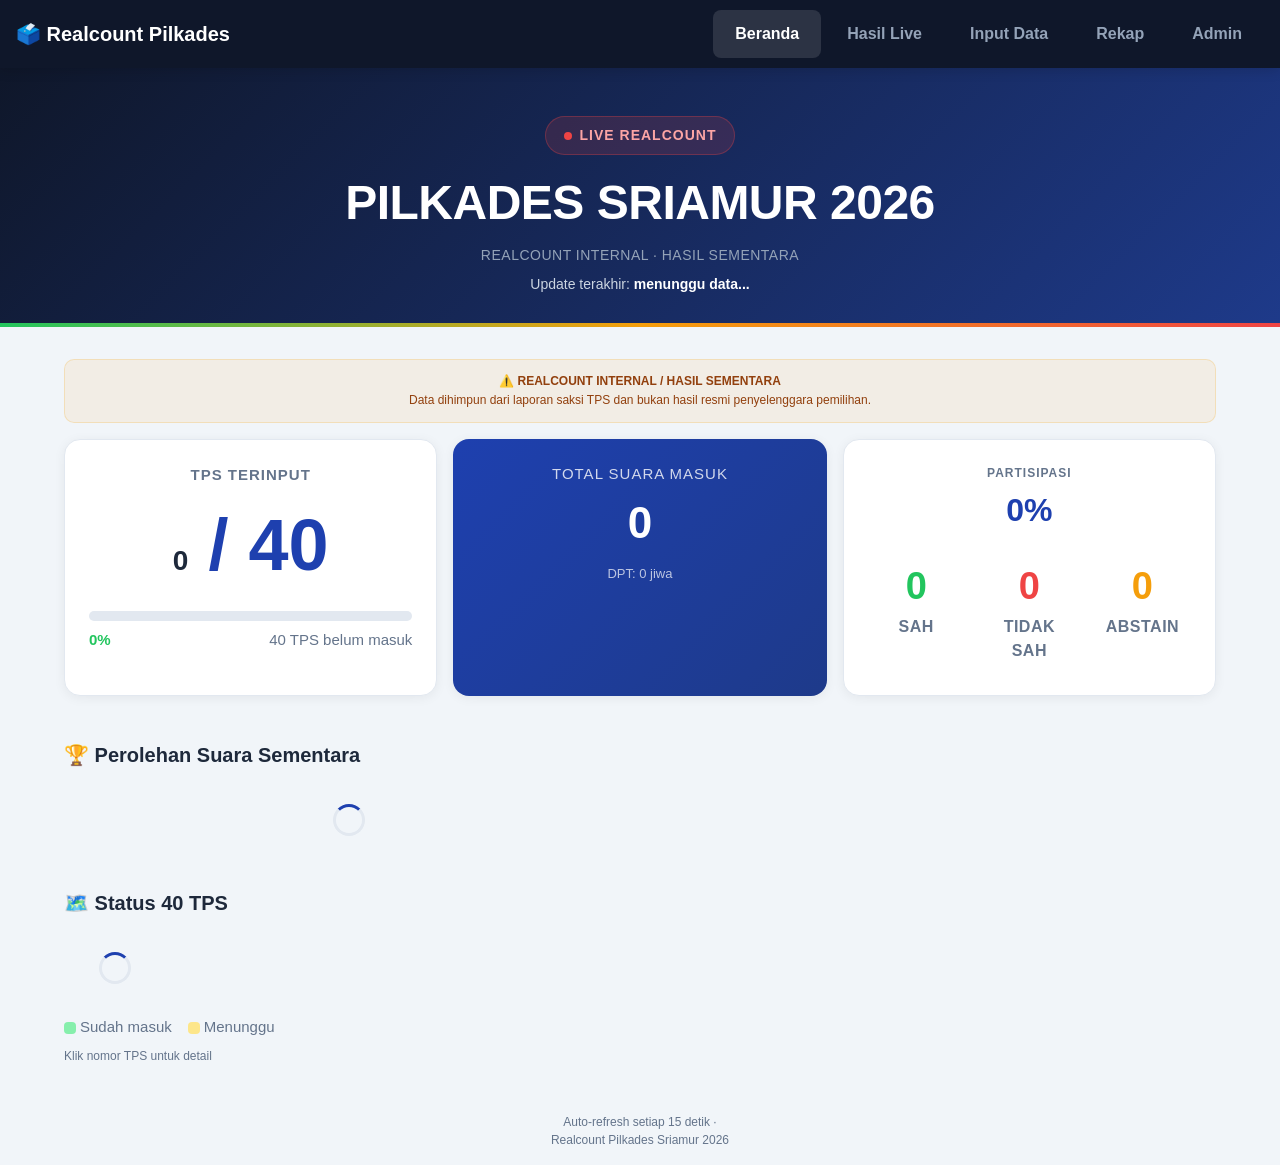
<file: index.html>
<!DOCTYPE html>
<html lang="id">
<head>
  <meta charset="UTF-8">
  <meta name="viewport" content="width=device-width, initial-scale=1.0">
  <title>Realcount Pilkades Sriamur 2026</title>
  <link rel="stylesheet" href="src/styles/main.css?v=12">
</head>
<body>

<nav class="navbar">
  <a class="navbar-brand" href="index.html">🗳️ Realcount Pilkades</a>
  <div class="nav-links">
    <a href="index.html" class="active">Beranda</a>
    <a href="hasil.html">Hasil Live</a>
    <a href="input.html">Input Data</a>
    <a href="rekap.html">Rekap</a>
    <a href="admin.html">Admin</a>
  </div>
</nav>

<header class="cmd-header">
  <div class="live-badge"><span class="live-dot"></span> LIVE REALCOUNT</div>
  <h1 id="hero-judul">PILKADES SRIAMUR 2026</h1>
  <div class="cmd-disclaimer" id="hero-subjudul">REALCOUNT INTERNAL · HASIL SEMENTARA</div>
  <div class="cmd-update">Update terakhir: <span id="last-update">menunggu data...</span></div>
</header>

<div class="section">
  <div class="disclaimer-banner">
    <strong>⚠️ REALCOUNT INTERNAL / HASIL SEMENTARA</strong><br>
    Data dihimpun dari laporan saksi TPS dan bukan hasil resmi penyelenggara pemilihan.
  </div>

  <!-- DASHBOARD TOP ROW -->
  <div class="dashboard-top">
    <div class="card tps-card">
      <div class="label">TPS TERINPUT</div>
      <div class="big"><span id="tps-sudah">0</span> / 40</div>
      <div class="progress-bar"><div class="progress-fill" id="tps-progress-fill"></div></div>
      <div class="progress-info">
        <span class="pct" id="tps-pct">0%</span>
        <span id="tps-belum-text">40 TPS belum masuk</span>
      </div>
    </div>
    <div class="card total-card">
      <div class="label">TOTAL SUARA MASUK</div>
      <div class="big" id="total-masuk">0</div>
      <div style="font-size:13px;opacity:.7;margin-top:8px;" id="dpt-text">DPT: 0 jiwa</div>
    </div>
    <div class="card" style="text-align:center;">
      <div class="label" style="font-size:12px;font-weight:700;color:var(--muted);text-transform:uppercase;letter-spacing:1px;">PARTISIPASI</div>
      <div style="font-size:32px;font-weight:800;color:var(--primary);margin:4px 0;" id="s-partisipasi">0%</div>
      <div class="stat-row" style="margin-top:12px;margin-bottom:0;">
        <div class="stat-box green" style="border:none;padding:8px 4px;box-shadow:none;"><div class="stat-num" id="s-sah">0</div><div class="stat-label">Sah</div></div>
        <div class="stat-box red" style="border:none;padding:8px 4px;box-shadow:none;"><div class="stat-num" id="s-tidak">0</div><div class="stat-label">Tidak Sah</div></div>
        <div class="stat-box gold" style="border:none;padding:8px 4px;box-shadow:none;"><div class="stat-num" id="s-abstain">0</div><div class="stat-label">Abstain</div></div>
      </div>
    </div>
  </div>

  <!-- CANDIDATE RESULTS -->
  <div class="section-title">🏆 Perolehan Suara Sementara</div>
  <div class="candidate-grid" id="hasil-list"><div class="spinner"></div></div>

  <!-- TPS STATUS GRID -->
  <div class="section-title">🗺️ Status 40 TPS</div>
  <div class="tps-status-grid" id="tps-grid"><div class="spinner"></div></div>
  <div class="tps-legend">
    <span><span class="dot green"></span>Sudah masuk</span>
    <span><span class="dot yellow"></span>Menunggu</span>
  </div>
  <div style="font-size:12px;color:var(--muted);margin-top:8px;">Klik nomor TPS untuk detail</div>
</div>

<!-- TPS MODAL -->
<div class="modal-overlay" id="tps-modal" onclick="closeModal()">
  <div class="modal-card" onclick="event.stopPropagation()">
    <div class="modal-header">
      <h3>TPS <span id="modal-tps-num"></span></h3>
      <button class="modal-close" onclick="closeModal()">✕</button>
    </div>
    <div id="modal-content"></div>
  </div>
</div>

<div class="update-footer">
  Auto-refresh setiap 15 detik · <span id="auto-update-time"></span><br>
  Realcount Pilkades Sriamur 2026
</div>

<script src="src/scripts/config.js?v=12"></script>
<script src="src/scripts/utils.js?v=12"></script>
<script>
  const COLORS = ['#1e40af', '#dc2626', '#16a34a', '#f59e0b'];
  let prevSuara = {};
  let isFirstLoad = true;
  let lastRekap = null;

  async function loadConfig() {
    const res = await Utils.api("get_config", {});
    if (res.ok && res.config) {
      document.getElementById("hero-judul").textContent = res.config.judul || "PILKADES SRIAMUR 2026";
      document.getElementById("hero-subjudul").textContent = res.config.subjudul || "REALCOUNT INTERNAL";
      document.title = res.config.judul || "Realcount Pilkades";
    }
  }

  async function loadRekap() {
    const res = await Utils.api("rekap", {});
    if (!res.ok) return;
    lastRekap = res.rekap;
    const r = res.rekap;

    // TPS Progress
    document.getElementById("tps-sudah").textContent = r.tps_sudah;
    const pct = r.tps_total > 0 ? Math.round((r.tps_sudah / r.tps_total) * 100) : 0;
    document.getElementById("tps-progress-fill").style.width = pct + "%";
    document.getElementById("tps-pct").textContent = pct + "%";
    document.getElementById("tps-belum-text").textContent = r.tps_belum + " TPS belum masuk";

    // Total Suara
    document.getElementById("total-masuk").textContent = Utils.formatAngka(r.total_suara_masuk);
    document.getElementById("s-sah").textContent = Utils.formatAngka(r.total_suara_sah);
    document.getElementById("s-tidak").textContent = Utils.formatAngka(r.total_suara_tidak_sah);
    document.getElementById("s-abstain").textContent = Utils.formatAngka(r.total_abstain);
    document.getElementById("s-partisipasi").textContent = r.persentase_partisipasi + "%";
    document.getElementById("dpt-text").textContent = "DPT: " + Utils.formatAngka(r.total_pemilih) + " jiwa";

    // Last update
    const updates = r.detail_tps.filter(t => t.waktu_input).map(t => new Date(t.waktu_input)).sort((a,b) => b - a);
    document.getElementById("last-update").textContent = updates.length > 0 ? Utils.formatWaktu(updates[0].toISOString()) : "menunggu data...";
    const now = new Date();
    document.getElementById("auto-update-time").textContent = Utils.formatWaktu(now.toISOString());

    // Candidate cards
    const maxSuara = Math.max(...r.calon.map(c => c.suara), 1);
    document.getElementById("hasil-list").innerHTML = r.calon.map((c, i) => {
      const pctSuara = r.total_suara_sah > 0 ? Math.round((c.suara / r.total_suara_sah) * 100) : 0;
      const isWinner = i === 0 && c.suara > 0;
      const color = COLORS[c.nomor_urut - 1] || '#888';
      const fotoHTML = c.foto
        ? `<img src="${c.foto}" class="candidate-foto" alt="${c.nama || 'Calon '+c.nomor_urut}">`
        : `<div class="candidate-foto-placeholder" style="background:${color};">${c.nomor_urut}</div>`;
      const delta = !isFirstLoad ? (c.suara - (prevSuara[c.nomor_urut] || 0)) : 0;
      const deltaHTML = delta > 0 ? `<span class="candidate-delta">▲ +${Utils.formatAngka(delta)}</span>` : '';
      return `<div class="candidate-card ${isWinner ? 'winner' : ''}">
        <div class="candidate-header">
          ${fotoHTML}
          <div class="candidate-info">
            <div class="candidate-name">${c.nama || 'Calon ' + c.nomor_urut}</div>
            <div class="candidate-rank">No. Urut ${c.nomor_urut}${c.suara > 0 ? ' · Peringkat #' + (i + 1) : ''}</div>
            ${isWinner ? '<div class="candidate-badge">🏆 UNGGUL SEMENTARA</div>' : ''}
            ${deltaHTML}
          </div>
          <div class="candidate-votes">
            <div class="num">${Utils.formatAngka(c.suara)}</div>
            <div class="pct">${pctSuara}%</div>
          </div>
        </div>
        <div class="bar-container"><div class="bar-fill" style="width:${(c.suara / maxSuara) * 100}%;background:${color};"></div></div>
      </div>`;
    }).join("");

    

    // TPS Status Grid
    document.getElementById("tps-grid").innerHTML = r.detail_tps.map(t => {
      const cls = t.status_input === "sudah" ? "sudah" : "belum";
      return `<div class="tps-dot ${cls}" onclick="showTPSDetail(${t.nomor_tps})">${t.nomor_tps}</div>`;
    }).join("");

    // Store previous suara for delta
    if (isFirstLoad) { isFirstLoad = false; }
    r.calon.forEach(c => { prevSuara[c.nomor_urut] = c.suara; });
  }

  function showTPSDetail(nomor) {
    if (!lastRekap) return;
    const tps = lastRekap.detail_tps.find(t => t.nomor_tps === nomor);
    if (!tps) return;
    const calonList = lastRekap.calon;
    document.getElementById("modal-tps-num").textContent = nomor;
    let html = '';
    if (tps.status_input === "sudah") {
      html += `<div class="modal-row"><span class="label">Status</span><span class="val">✓ Terverifikasi</span></div>`;
      if (tps.nama_saksi) html += `<div class="modal-row"><span class="label">Saksi</span><span class="val">${tps.nama_saksi}</span></div>`;
      html += `<div class="modal-row"><span class="label">Suara Sah</span><span class="val">${Utils.formatAngka(tps.suara_sah)}</span></div>`;
      html += `<div class="modal-row"><span class="label">Tidak Sah</span><span class="val">${Utils.formatAngka(tps.suara_tidak_sah)}</span></div>`;
      html += `<div class="modal-row"><span class="label">Abstain</span><span class="val">${Utils.formatAngka(tps.suara_abstain)}</span></div>`;
      html += `<div class="modal-row"><span class="label">DPT</span><span class="val">${Utils.formatAngka(tps.jumlah_pemilih)} jiwa</span></div>`;
      html += `<div style="margin-top:16px;font-weight:800;font-size:14px;">Per Calon:</div>`;
      calonList.forEach(c => {
        const suara = (tps.suara_calon && tps.suara_calon[c.nomor_urut]) || 0;
        html += `<div class="modal-row"><span class="label">${c.nama || 'Calon '+c.nomor_urut}</span><span class="val">${Utils.formatAngka(suara)}</span></div>`;
      });
      html += `<div class="modal-row"><span class="label">Update</span><span class="val">${Utils.formatWaktu(tps.waktu_input)}</span></div>`;
    } else {
      html += `<div class="modal-row"><span class="label">Status</span><span class="val" style="color:var(--gold);">⏳ Menunggu Input</span></div>`;
      html += `<div class="modal-row"><span class="label">DPT</span><span class="val">${Utils.formatAngka(tps.jumlah_pemilih)} jiwa</span></div>`;
      html += `<div style="margin-top:16px;text-align:center;color:var(--muted);font-size:13px;">TPS ini belum diinput oleh operator.</div>`;
    }
    document.getElementById("modal-content").innerHTML = html;
    document.getElementById("tps-modal").classList.add("active");
  }

  function closeModal() { document.getElementById("tps-modal").classList.remove("active"); }

  loadConfig().then(() => loadRekap());
  setInterval(() => {
    if (document.hidden) return;
    if (Utils.isRateLimited()) return;
    loadRekap();
  }, 20000);
</script>
</body>
</html>
</file>
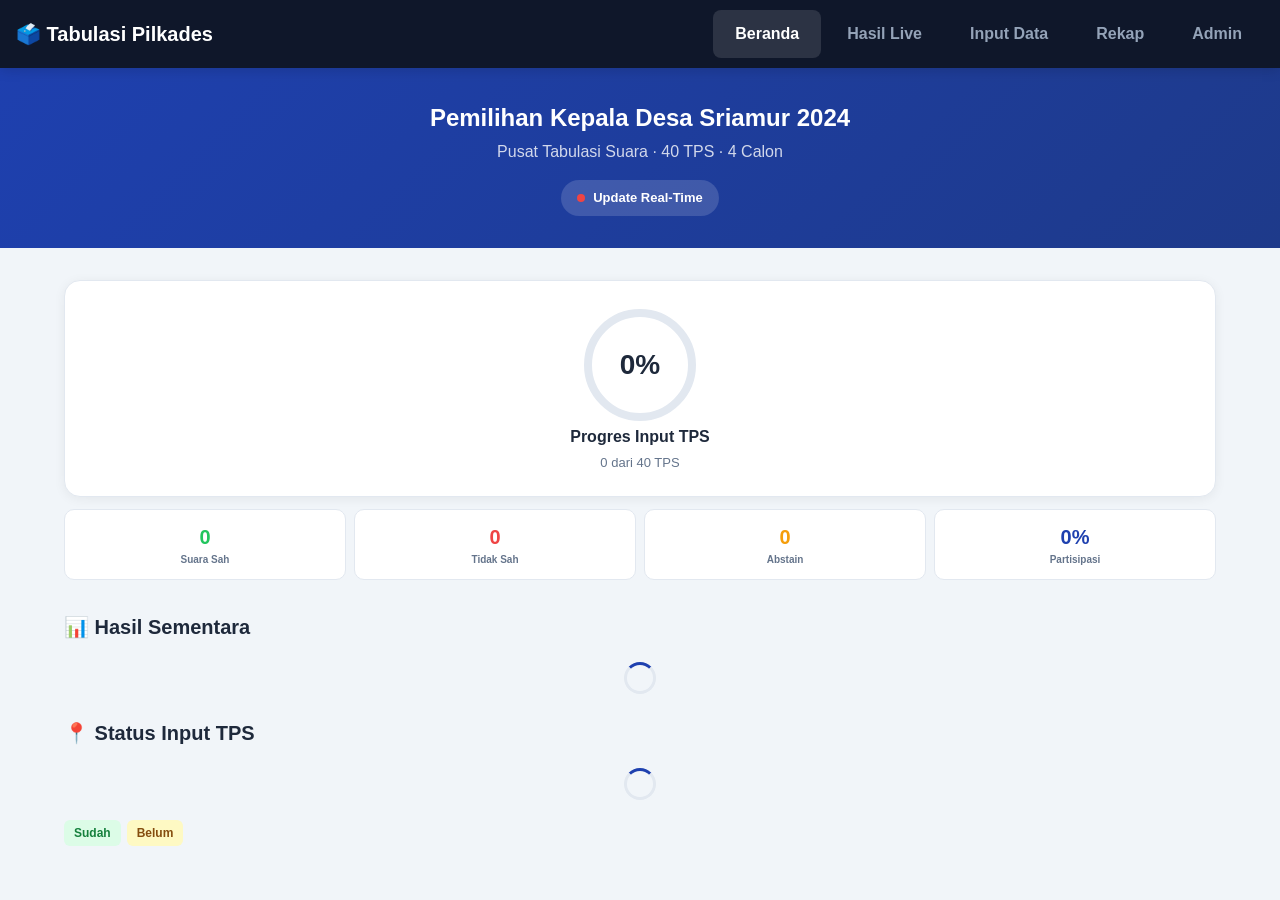
<file: public/index.html>
<!DOCTYPE html>
<html lang="id">
<head>
  <meta charset="UTF-8">
  <meta name="viewport" content="width=device-width, initial-scale=1.0">
  <title>Tabulasi Pilkades Desa Sriamur 2024</title>
  <meta name="description" content="Pusat Tabulasi Suara Pilkades Desa Sriamur - Hasil real-time pemilihan Kepala Desa">
  <link rel="stylesheet" href="../src/styles/main.css">
</head>
<body>

<nav class="navbar">
  <a class="navbar-brand" href="index.html">🗳️ Tabulasi Pilkades</a>
  <div class="nav-links">
    <a href="index.html" class="active">Beranda</a>
    <a href="hasil.html">Hasil Live</a>
    <a href="input.html">Input Data</a>
    <a href="rekap.html">Rekap</a>
    <a href="admin.html">Admin</a>
  </div>
</nav>

<section class="hero">
  <h1>Pemilihan Kepala Desa Sriamur 2024</h1>
  <p>Pusat Tabulasi Suara · 40 TPS · 4 Calon</p>
  <div style="margin-top:16px;display:inline-flex;align-items:center;gap:8px;background:rgba(255,255,255,.15);padding:8px 16px;border-radius:999px;">
    <span class="live-dot"></span>
    <span style="font-size:13px;font-weight:600;">Update Real-Time</span>
  </div>
</section>

<div class="section">
  <!-- Progress Ring -->
  <div class="card" style="text-align:center;">
    <div class="progress-ring">
      <svg width="120" height="120">
        <circle class="bg" cx="60" cy="60" r="52" />
        <circle class="fg" cx="60" cy="60" r="52" id="ring" stroke-dasharray="327" stroke-dashoffset="327" />
      </svg>
      <div class="progress-ring-text" id="ring-text">0%</div>
    </div>
    <div style="font-weight:800;font-size:16px;">Progres Input TPS</div>
    <div style="color:var(--muted);font-size:13px;margin-top:4px;" id="ring-sub">0 dari 40 TPS</div>
  </div>

  <!-- Stats -->
  <div class="stat-grid">
    <div class="stat-item"><div class="stat-num" style="color:var(--green);" id="s-sah">0</div><div class="stat-label">Suara Sah</div></div>
    <div class="stat-item"><div class="stat-num" style="color:var(--accent);" id="s-tidak">0</div><div class="stat-label">Tidak Sah</div></div>
    <div class="stat-item"><div class="stat-num" style="color:var(--gold);" id="s-abstain">0</div><div class="stat-label">Abstain</div></div>
    <div class="stat-item"><div class="stat-num" style="color:var(--primary);" id="s-partisipasi">0%</div><div class="stat-label">Partisipasi</div></div>
  </div>

  <!-- Hasil Sementara -->
  <div class="section-title">📊 Hasil Sementara</div>
  <div id="hasil-list"><div class="spinner"></div></div>

  <!-- Status TPS -->
  <div class="section-title" style="margin-top:24px;">📍 Status Input TPS</div>
  <div class="tps-grid" id="tps-grid"><div class="spinner"></div></div>

  <div style="display:flex;gap:6px;margin-top:4px;font-size:12px;color:var(--muted);">
    <span class="badge badge-sudah">Sudah</span>
    <span class="badge badge-belum">Belum</span>
  </div>
</div>

<script src="../src/scripts/config.js"></script>
<script src="../src/scripts/utils.js"></script>
<script>
  const COLORS = ['#1e40af', '#dc2626', '#16a34a', '#f59e0b'];

  async function loadRekap() {
    const res = await Utils.api("rekap", {});
    if (!res.ok) return;
    const r = res.rekap;

    // Progress ring
    const pct = r.tps_total > 0 ? Math.round((r.tps_sudah / r.tps_total) * 100) : 0;
    const ring = document.getElementById("ring");
    const offset = 327 - (327 * pct / 100);
    ring.style.strokeDashoffset = offset;
    document.getElementById("ring-text").textContent = pct + "%";
    document.getElementById("ring-sub").textContent = `${r.tps_sudah} dari ${r.tps_total} TPS`;

    // Stats
    document.getElementById("s-sah").textContent = Utils.formatAngka(r.total_suara_sah);
    document.getElementById("s-tidak").textContent = Utils.formatAngka(r.total_suara_tidak_sah);
    document.getElementById("s-abstain").textContent = Utils.formatAngka(r.total_abstain);
    document.getElementById("s-partisipasi").textContent = r.persentase_partisipasi + "%";

    // Hasil calon
    const maxSuara = Math.max(...r.calon.map(c => c.suara), 1);
    const listEl = document.getElementById("hasil-list");
    listEl.innerHTML = r.calon.map((c, i) => {
      const pctSuara = r.total_suara_sah > 0 ? Math.round((c.suara / r.total_suara_sah) * 100) : 0;
      const isWinner = i === 0 && c.suara > 0;
      return `
        <div class="candidate-card ${isWinner ? 'winner' : ''}">
          <div class="candidate-header">
            <div class="candidate-num" style="background:${COLORS[c.nomor_urut - 1] || '#888'};">${c.nomor_urut}</div>
            <div style="flex:1;">
              <div class="candidate-name">${c.nama || 'Calon ' + c.nomor_urut}</div>
              ${isWinner ? '<span style="color:#f59e0b;font-size:12px;font-weight:700;">👑 Sementara Terdepan</span>' : ''}
            </div>
            <div style="text-align:right;">
              <div class="candidate-votes">${Utils.formatAngka(c.suara)}</div>
              <div class="candidate-pct">${pctSuara}%</div>
            </div>
          </div>
          <div class="bar-container">
            <div class="bar-fill" style="width:${(c.suara / maxSuara) * 100}%;background:${COLORS[c.nomor_urut - 1] || '#888'};">${pctSuara}%</div>
          </div>
        </div>`;
    }).join("");

    // TPS grid
    const tpsEl = document.getElementById("tps-grid");
    tpsEl.innerHTML = r.detail_tps.map(t => {
      const cls = t.status_input === "sudah" ? "sudah" : "belum";
      return `<div class="tps-chip ${cls}" onclick="window.location.href='input.html?tps=${t.nomor_tps}'" title="TPS ${t.nomor_tps}">${t.nomor_tps}</div>`;
    }).join("");
  }

  loadRekap();
  setInterval(loadRekap, 15000);
</script>
</body>
</html>
</file>
<file: src/styles/main.css>
/* ===== ELECTION COMMAND CENTER — Premium CSS ===== */

:root {
  --bg: #f1f5f9;
  --card: #ffffff;
  --text: #1e293b;
  --muted: #64748b;
  --border: #e2e8f0;
  --primary: #1e40af;
  --primary-dark: #1e3a8a;
  --primary-light: #3b82f6;
  --accent: #ef4444;
  --green: #22c55e;
  --gold: #f59e0b;
  --nav-bg: #0f172a;
  --shadow: 0 2px 12px rgba(0,0,0,.06);
  --shadow-lg: 0 8px 32px rgba(0,0,0,.12);
  --radius: 16px;
  --radius-sm: 10px;
}

*, *::before, *::after { box-sizing: border-box; margin: 0; padding: 0; }
body { font-family: -apple-system, BlinkMacSystemFont, "Segoe UI", Roboto, sans-serif; background: var(--bg); color: var(--text); line-height: 1.5; -webkit-font-smoothing: antialiased; }
a { color: inherit; text-decoration: none; }

/* ===== NAVBAR ===== */
.navbar {
  position: sticky; top: 0; z-index: 100;
  background: var(--nav-bg);
  display: flex; align-items: center; justify-content: space-between;
  padding: 0 16px; height: 56px;
  box-shadow: 0 2px 12px rgba(0,0,0,.15);
}
.navbar-brand { color: #fff; font-weight: 800; font-size: 19px; white-space: nowrap; }
.nav-links { display: flex; gap: 4px; overflow-x: auto; scrollbar-width: none; }
.nav-links::-webkit-scrollbar { display: none; }
.nav-links a {
  color: #94a3b8; font-size: 16px; font-weight: 600; white-space: nowrap;
  padding: 8px 14px; border-radius: 8px; transition: all .2s;
  min-height: 40px; display: flex; align-items: center;
}
.nav-links a.active { color: #fff; background: rgba(255,255,255,.12); }
.nav-links a:hover { color: #fff; background: rgba(255,255,255,.08); }

/* ===== COMMAND CENTER HEADER ===== */
.cmd-header {
  background: linear-gradient(135deg, #0f172a 0%, #1e3a8a 100%);
  color: #fff; padding: 24px 20px 20px; text-align: center;
  position: relative; overflow: hidden;
}
.cmd-header::after {
  content: ""; position: absolute; bottom: 0; left: 0; right: 0; height: 4px;
  background: linear-gradient(90deg, var(--green), var(--gold), var(--accent));
}
.live-badge {
  display: inline-flex; align-items: center; gap: 8px;
  background: rgba(239,68,68,.15); border: 1px solid rgba(239,68,68,.3);
  padding: 8px 18px; border-radius: 999px; font-size: 14px; font-weight: 700;
  color: #fca5a5; letter-spacing: 1px; margin-bottom: 12px;
}
.live-dot {
  width: 8px; height: 8px; border-radius: 50%; background: var(--accent);
  animation: pulse 1.5s infinite;
}
@keyframes pulse { 0%,100% { opacity: 1; box-shadow: 0 0 0 0 rgba(239,68,68,.5); } 50% { opacity: .6; box-shadow: 0 0 0 6px rgba(239,68,68,0); } }

.cmd-header h1 { font-size: 26px; font-weight: 800; letter-spacing: -.5px; }
.cmd-disclaimer {
  font-size: 14px; color: #94a3b8; margin-top: 6px; font-weight: 500;
  letter-spacing: .5px;
}
.cmd-update {
  font-size: 14px; color: #cbd5e1; margin-top: 8px;
}
.cmd-update span { font-weight: 700; color: #fff; }

/* ===== SECTION ===== */
.section { max-width: 520px; margin: 0 auto; padding: 16px; }
.section-title {
  font-size: 20px; font-weight: 800; margin: 28px 0 14px;
  display: flex; align-items: center; gap: 8px;
}

/* ===== CARDS ===== */
.card {
  background: var(--card); border-radius: var(--radius); padding: 20px;
  box-shadow: var(--shadow); margin-bottom: 12px; border: 1px solid var(--border);
}

/* ===== TPS PROGRESS CARD ===== */
.tps-card { text-align: center; }
.tps-card .label { font-size: 15px; font-weight: 700; color: var(--muted); text-transform: uppercase; letter-spacing: 1px; }
.tps-card .big { font-size: 52px; font-weight: 800; color: var(--primary); margin: 4px 0; }
.tps-card .big span { color: var(--text); font-size: 28px; font-weight: 600; }

.progress-bar {
  height: 10px; background: var(--border); border-radius: 999px; overflow: hidden; margin: 12px 0 8px;
}
.progress-fill {
  height: 100%; border-radius: 999px;
  background: linear-gradient(90deg, var(--green), #16a34a);
  transition: width .6s ease; width: 0%;
}
.progress-info { display: flex; justify-content: space-between; font-size: 15px; color: var(--muted); }
.progress-info .pct { font-weight: 800; color: var(--green); }

/* ===== STAT GRID ===== */
.stat-row { display: grid; grid-template-columns: 1fr 1fr 1fr; gap: 8px; margin-bottom: 12px; }
.stat-box {
  background: var(--card); border-radius: var(--radius-sm); padding: 16px 8px;
  text-align: center; border: 1px solid var(--border); box-shadow: var(--shadow);
}
.stat-box .stat-label { font-size: 16px; font-weight: 700; text-transform: uppercase; letter-spacing: .5px; color: var(--muted); }
.stat-box .stat-num { font-size: 30px; font-weight: 800; margin-top: 4px; }
.stat-box.green .stat-num { color: var(--green); }
.stat-box.red .stat-num { color: var(--accent); }
.stat-box.gold .stat-num { color: var(--gold); }
.stat-box.blue .stat-num { color: var(--primary); }

.stat-grid { display: grid; grid-template-columns: 1fr 1fr 1fr 1fr; gap: 8px; margin-bottom: 12px; }
.stat-grid .stat-item { text-align: center; background: var(--card); border-radius: var(--radius-sm); padding: 12px 4px; border: 1px solid var(--border); }
.stat-grid .stat-num { font-size: 20px; font-weight: 800; }
.stat-grid .stat-label { font-size: 10px; color: var(--muted); font-weight: 600; }

/* ===== TOTAL SUARA CARD ===== */
.total-card { text-align: center; background: linear-gradient(135deg, var(--primary), var(--primary-dark)); color: #fff; border: none; }
.total-card .label { font-size: 15px; opacity: .8; text-transform: uppercase; letter-spacing: 1px; }
.total-card .big { font-size: 46px; font-weight: 800; margin: 4px 0; }

/* ===== CANDIDATE CARDS ===== */
.candidate-card { align-items: center;
  background: var(--card); border-radius: var(--radius); padding: 20px;
  margin-bottom: 12px; border: 1px solid var(--border); box-shadow: var(--shadow);
  transition: all .3s; position: relative;
}
.candidate-card.winner {
  border: 2px solid var(--gold); box-shadow: 0 4px 20px rgba(245,158,11,.2);
}
.candidate-header { display: flex; align-items: center; gap: 12px; }
.candidate-foto { width: 90px; height: 90px; border-radius: 50%; object-fit: cover; flex-shrink: 0; border: 3px solid var(--border); }
.candidate-foto-placeholder { width: 90px; height: 90px; border-radius: 50%; display: flex; align-items: center; justify-content: center; font-weight: 800; color: #fff; font-size: 32px; flex-shrink: 0; }
.candidate-info { flex: 1; min-width: 0; }
.candidate-name { font-size: 20px; font-weight: 700; }
.candidate-rank { font-size: 14px; color: var(--muted); font-weight: 600; margin-top: 2px; }
.candidate-badge {
  display: inline-flex; align-items: center; gap: 4px;
  background: rgba(245,158,11,.12); color: #b45309;
  font-size: 16px; font-weight: 700; padding: 4px 10px; border-radius: 6px; margin-top: 4px;
}
.candidate-delta {
  display: inline-flex; align-items: center; gap: 2px;
  font-size: 14px; font-weight: 700; color: var(--green); margin-left: 8px;
}
.candidate-votes { text-align: right; }
.candidate-votes .num { font-size: 28px; font-weight: 800; }
.candidate-votes .pct { font-size: 15px; color: var(--muted); font-weight: 600; }

.bar-container { height: 8px; background: var(--border); border-radius: 999px; overflow: hidden; margin-top: 12px; }
.bar-fill { height: 100%; border-radius: 999px; transition: width .6s ease; font-size: 0; }

/* ===== TPS STATUS GRID ===== */
.tps-status-grid { display: grid; grid-template-columns: repeat(8, 1fr); gap: 8px; }
.tps-dot {
  aspect-ratio: 1; border-radius: 10px; display: flex; align-items: center; justify-content: center;
  font-size: 13px; font-weight: 800; cursor: pointer; transition: all .2s; border: 2px solid transparent;
}
.tps-dot.sudah { background: #dcfce7; color: #15803d; border-color: #86efac; }
.tps-dot.belum { background: #fef9c3; color: #854d0e; border-color: #fde68a; }
.tps-dot:hover { transform: scale(1.1); box-shadow: var(--shadow-lg); }
.tps-legend { display: flex; gap: 16px; margin-top: 12px; font-size: 15px; color: var(--muted); }
.tps-legend .dot { display: inline-block; width: 12px; height: 12px; border-radius: 4px; margin-right: 4px; vertical-align: middle; }
.tps-legend .dot.green { background: #86efac; }
.tps-legend .dot.yellow { background: #fde68a; }

/* ===== MODAL ===== */
.modal-overlay {
  position: fixed; inset: 0; background: rgba(0,0,0,.5); z-index: 1000;
  display: none; align-items: flex-end; justify-content: center; padding: 16px;
}
.modal-overlay.active { display: flex; animation: fadeIn .2s; }
@keyframes fadeIn { from { opacity: 0; } to { opacity: 1; } }
.modal-card {
  background: #fff; border-radius: 20px 20px 0 0; width: 100%; max-width: 480px;
  padding: 24px; max-height: 85vh; overflow-y: auto; animation: slideUp .3s;
}
@keyframes slideUp { from { transform: translateY(100%); } to { transform: translateY(0); } }
.modal-header { display: flex; justify-content: space-between; align-items: center; margin-bottom: 16px; }
.modal-header h3 { font-size: 24px; font-weight: 800; }
.modal-close { background: var(--bg); border: none; width: 36px; height: 36px; border-radius: 50%; font-size: 18px; cursor: pointer; }
.modal-row { display: flex; justify-content: space-between; padding: 8px 0; border-bottom: 1px solid var(--border); font-size: 16px; }
.modal-row:last-child { border: none; }
.modal-row .label { color: var(--muted); }
.modal-row .val { font-weight: 700; }

/* ===== PETA KEMENANGAN ===== */
.rw-list { display: grid; grid-template-columns: 1fr 1fr; gap: 8px; }
.rw-item {
  background: var(--card); border-radius: var(--radius-sm); padding: 12px;
  border: 1px solid var(--border); border-left: 4px solid var(--border);
  display: flex; align-items: center; gap: 8px;
}
.rw-item .rw-name { font-size: 16px; font-weight: 700; color: var(--muted); }
.rw-item .rw-winner { font-size: 16px; font-weight: 700; }
.rw-item .rw-dot { width: 10px; height: 10px; border-radius: 50%; flex-shrink: 0; }
.rw-item .rw-no-data { font-size: 12px; color: var(--muted); font-style: italic; }

/* ===== HERO (old compat) ===== */
.hero {
  background: linear-gradient(135deg, var(--primary), var(--primary-dark));
  color: #fff; padding: 32px 20px; text-align: center;
}
.hero h1 { font-size: 24px; font-weight: 800; }
.hero p { font-size: 16px; opacity: .8; margin-top: 4px; }

/* ===== PROGRESS RING (old compat) ===== */
.progress-ring { position: relative; width: 120px; height: 120px; margin: 0 auto; }
.progress-ring svg { transform: rotate(-90deg); }
.progress-ring .bg { fill: none; stroke: var(--border); stroke-width: 8; }
.progress-ring .fg { fill: none; stroke: var(--primary); stroke-width: 8; stroke-linecap: round; transition: stroke-dashoffset .6s; }
.progress-ring-text { position: absolute; inset: 0; display: flex; align-items: center; justify-content: center; font-size: 28px; font-weight: 800; }

/* ===== FORM ===== */
.form-group { margin-bottom: 16px; }
.form-label { font-size: 16px; font-weight: 700; display: block; margin-bottom: 6px; color: var(--text); }
.form-control {
  width: 100%; padding: 12px 14px; border: 2px solid var(--border); border-radius: var(--radius-sm);
  font-size: 17px; font-family: inherit; outline: none; transition: border-color .2s; background: #fff;
}
.form-control:focus { border-color: var(--primary-light); }

/* ===== BUTTONS ===== */
.btn {
  display: inline-flex; align-items: center; justify-content: center; gap: 6px;
  padding: 12px 20px; border-radius: var(--radius-sm); font-size: 16px; font-weight: 700;
  border: none; cursor: pointer; transition: all .2s; font-family: inherit;
}
.btn-primary { background: var(--primary); color: #fff; }
.btn-primary:hover { background: var(--primary-dark); }
.btn-success { background: var(--green); color: #fff; }
.btn-outline { background: transparent; border: 2px solid var(--border); color: var(--text); }
.btn-block { width: 100%; }
.btn-sm { padding: 10px 16px; font-size: 15px; }

/* ===== BADGES ===== */
.badge { display: inline-flex; align-items: center; gap: 4px; padding: 4px 10px; border-radius: 6px; font-size: 12px; font-weight: 700; }
.badge-sudah { background: #dcfce7; color: #15803d; }
.badge-belum { background: #fef9c3; color: #854d0e; }

/* ===== MISC ===== */
.spinner { width: 32px; height: 32px; border: 3px solid var(--border); border-top-color: var(--primary); border-radius: 50%; animation: spin .8s linear infinite; margin: 20px auto; }
@keyframes spin { to { transform: rotate(360deg); } }
.disclaimer-banner {
  background: rgba(245,158,11,.08); border: 1px solid rgba(245,158,11,.2);
  border-radius: var(--radius-sm); padding: 12px 16px; margin-bottom: 16px;
  font-size: 12px; color: #92400e; line-height: 1.6; text-align: center;
}
.disclaimer-banner strong { font-weight: 800; }
.update-footer { text-align: center; font-size: 12px; color: var(--muted); padding: 16px; }

/* ===== CALON FOTO UPLOAD (admin) ===== */
.calon-foto-row { display: flex; gap: 12px; align-items: flex-start; margin-bottom: 12px; }
.calon-foto-box { width: 80px; height: 80px; border-radius: 12px; border: 2px dashed var(--border); display: flex; align-items: center; justify-content: center; overflow: hidden; cursor: pointer; flex-shrink: 0; position: relative; background: var(--bg); }
.calon-foto-box img { width: 100%; height: 100%; object-fit: cover; }
.calon-foto-box .foto-placeholder { font-size: 28px; color: var(--muted); }
.calon-foto-box input[type=file] { position: absolute; opacity: 0; width: 100%; height: 100%; cursor: pointer; }
.calon-foto-info { flex: 1; }


/* ===== DASHBOARD GRID (wide screens) ===== */
.dashboard-top {
  display: block;
}
.candidate-grid {
  display: block;
}

/* ===== RESPONSIVE ===== */
@media (min-width: 640px) {
  .section { max-width: 100%; padding: 16px 24px; }
  .cmd-header h1 { font-size: 48px; }
  .tps-status-grid { grid-template-columns: repeat(10, 1fr); }
}
@media (max-width: 380px) {
  .tps-status-grid { grid-template-columns: repeat(6, 1fr); }
  .nav-links a { padding: 6px 10px; font-size: 13px; }
  .section { padding: 12px; }
}

/* ===== TABLET (768px+) ===== */
@media (min-width: 768px) {
  .section { max-width: 100%; padding: 24px 32px; }
  .cmd-header { padding: 32px 24px 24px; }
  .cmd-header h1 { font-size: 48px; }
  .tps-card .big { font-size: 58px; }
  .tps-status-grid { grid-template-columns: repeat(10, 1fr); gap: 10px; }
  .tps-dot { font-size: 18px; }
  .stat-row .stat-num { font-size: 34px; }
  .rw-list { grid-template-columns: 1fr 1fr 1fr; }
  .navbar { height: 64px; }
  .navbar-brand { font-size: 18px; }
  .nav-links a { font-size: 15px; padding: 10px 18px; }
}

/* ===== DESKTOP (1024px+) ===== */
@media (min-width: 1024px) {
  .dashboard-top { display: grid; grid-template-columns: 1fr 1fr; gap: 12px; }
  .candidate-grid { display: grid; grid-template-columns: 1fr 1fr; gap: 12px; }
  .section { max-width: 100%; padding: 24px 48px; }
  .tps-status-grid { grid-template-columns: repeat(10, 1fr); gap: 12px; }
  .tps-dot { font-size: 20px; }
  .rw-list { grid-template-columns: repeat(4, 1fr); gap: 10px; }
  .cmd-header h1 { font-size: 48px; }
  .cmd-header { padding: 40px 32px 28px; }
  .section-title { font-size: 18px; }
  .candidate-card { align-items: center; padding: 20px; }
  .candidate-name { font-size: 22px; }
  .candidate-votes .num { font-size: 32px; }
}

/* ===== WIDE MONITOR (1280px+) ===== */
@media (min-width: 1280px) {
  .dashboard-top { grid-template-columns: 1fr 1fr 1fr; gap: 16px; }
  .candidate-grid { grid-template-columns: 1fr 1fr; gap: 14px; }
  .stat-row { grid-column: span 3; }
  .section { max-width: 100%; padding: 32px 64px; }
  .cmd-header { padding: 48px 40px 32px; }
  .cmd-header h1 { font-size: 48px; }
  .tps-card .big { font-size: 72px; }
  .tps-status-grid { grid-template-columns: repeat(10, 1fr); gap: 14px; }
  .tps-dot { font-size: 18px; border-radius: 12px; }
  .rw-list { grid-template-columns: repeat(6, 1fr); gap: 12px; }
  .stat-row { gap: 16px; }
  .stat-row .stat-num { font-size: 38px; }
  .stat-row .stat-box { padding: 20px 12px; }
  .candidate-card { align-items: center; padding: 24px; }
  .candidate-name { font-size: 24px; }
  .candidate-votes .num { font-size: 36px; }
  .candidate-foto, .candidate-foto-placeholder { width: 110px; height: 110px; font-size: 40px; }
  .navbar { height: 68px; }
  .navbar-brand { font-size: 20px; }
  .nav-links a { font-size: 16px; padding: 12px 22px; }
  .section-title { font-size: 20px; margin-top: 32px; }
  .card { padding: 24px; }
  .total-card .big { font-size: 44px; }
}

/* ===== ULTRA WIDE (1536px+) ===== */
@media (min-width: 1536px) {
  .section { max-width: 100%; padding: 40px 80px; }
  .cmd-header h1 { font-size: 48px; }
  .tps-card .big { font-size: 72px; }
  .rw-list { grid-template-columns: repeat(6, 1fr); gap: 14px; }
}
</file>
